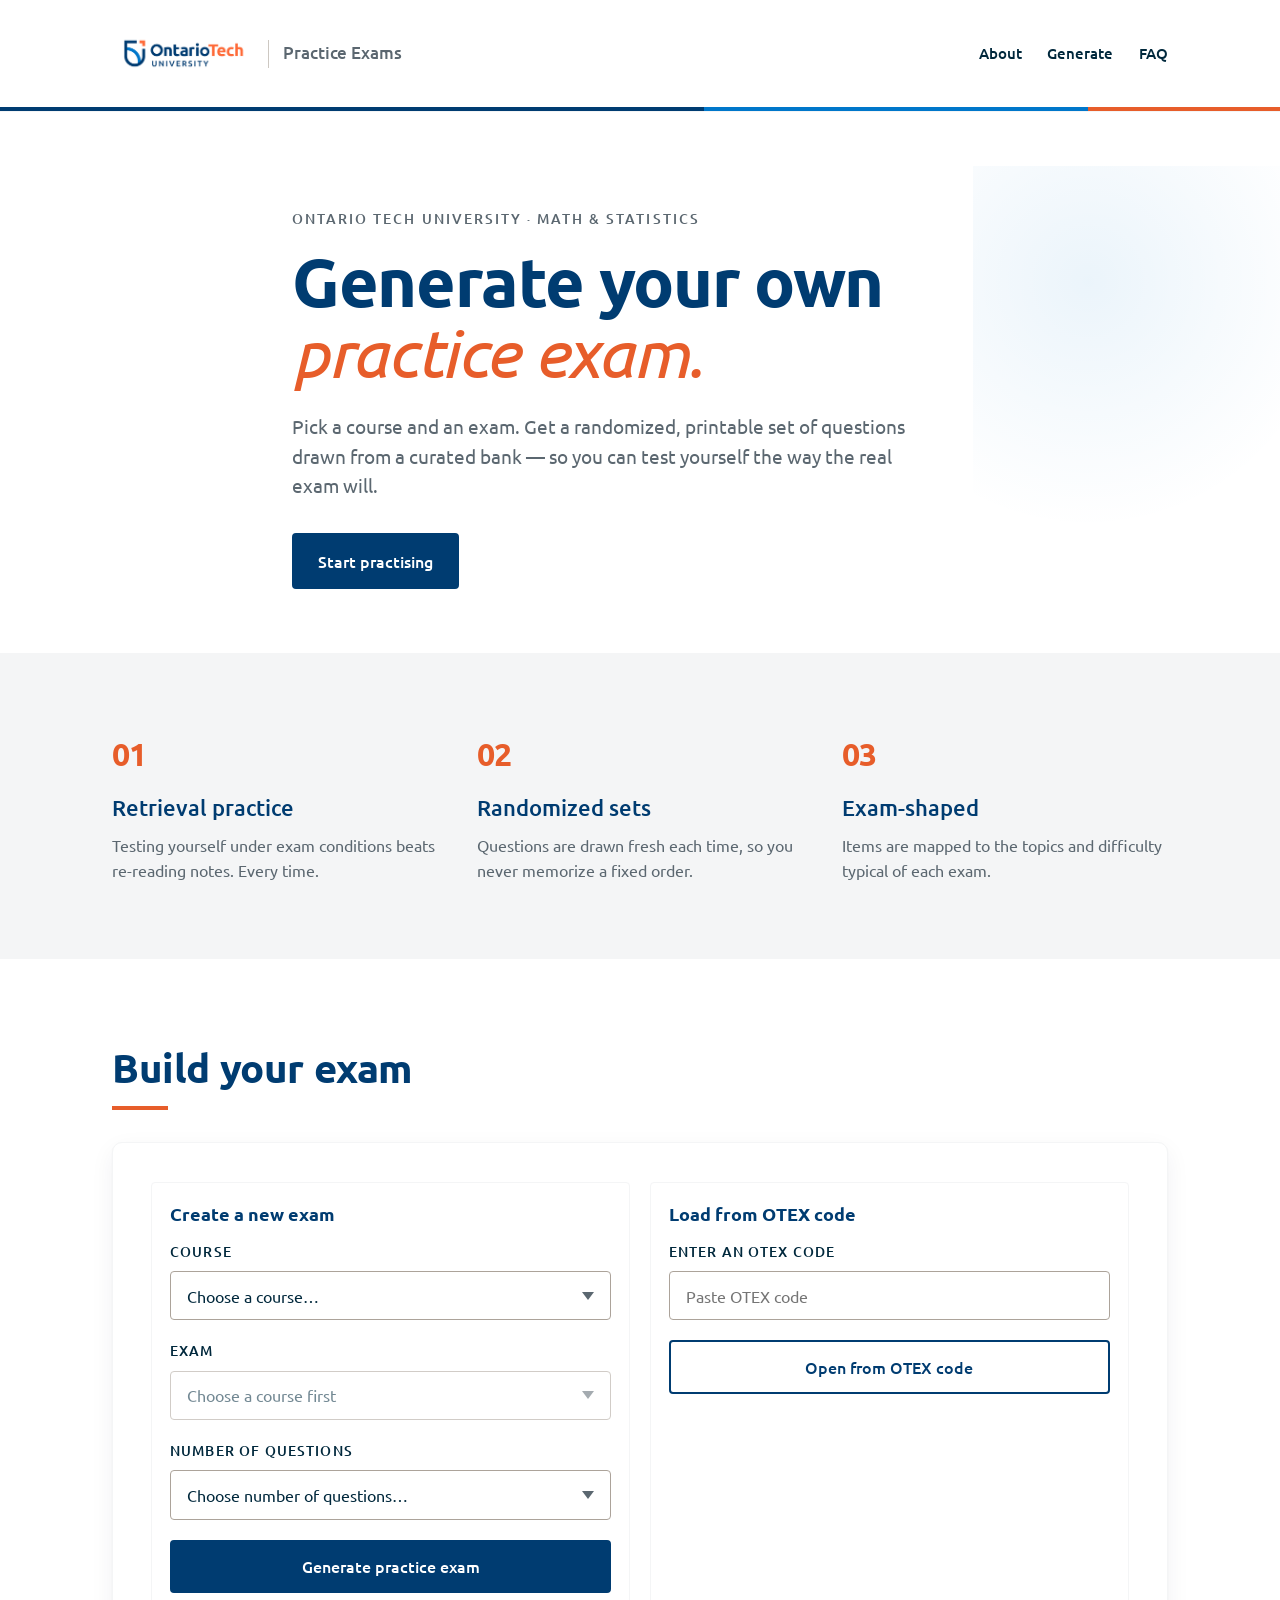
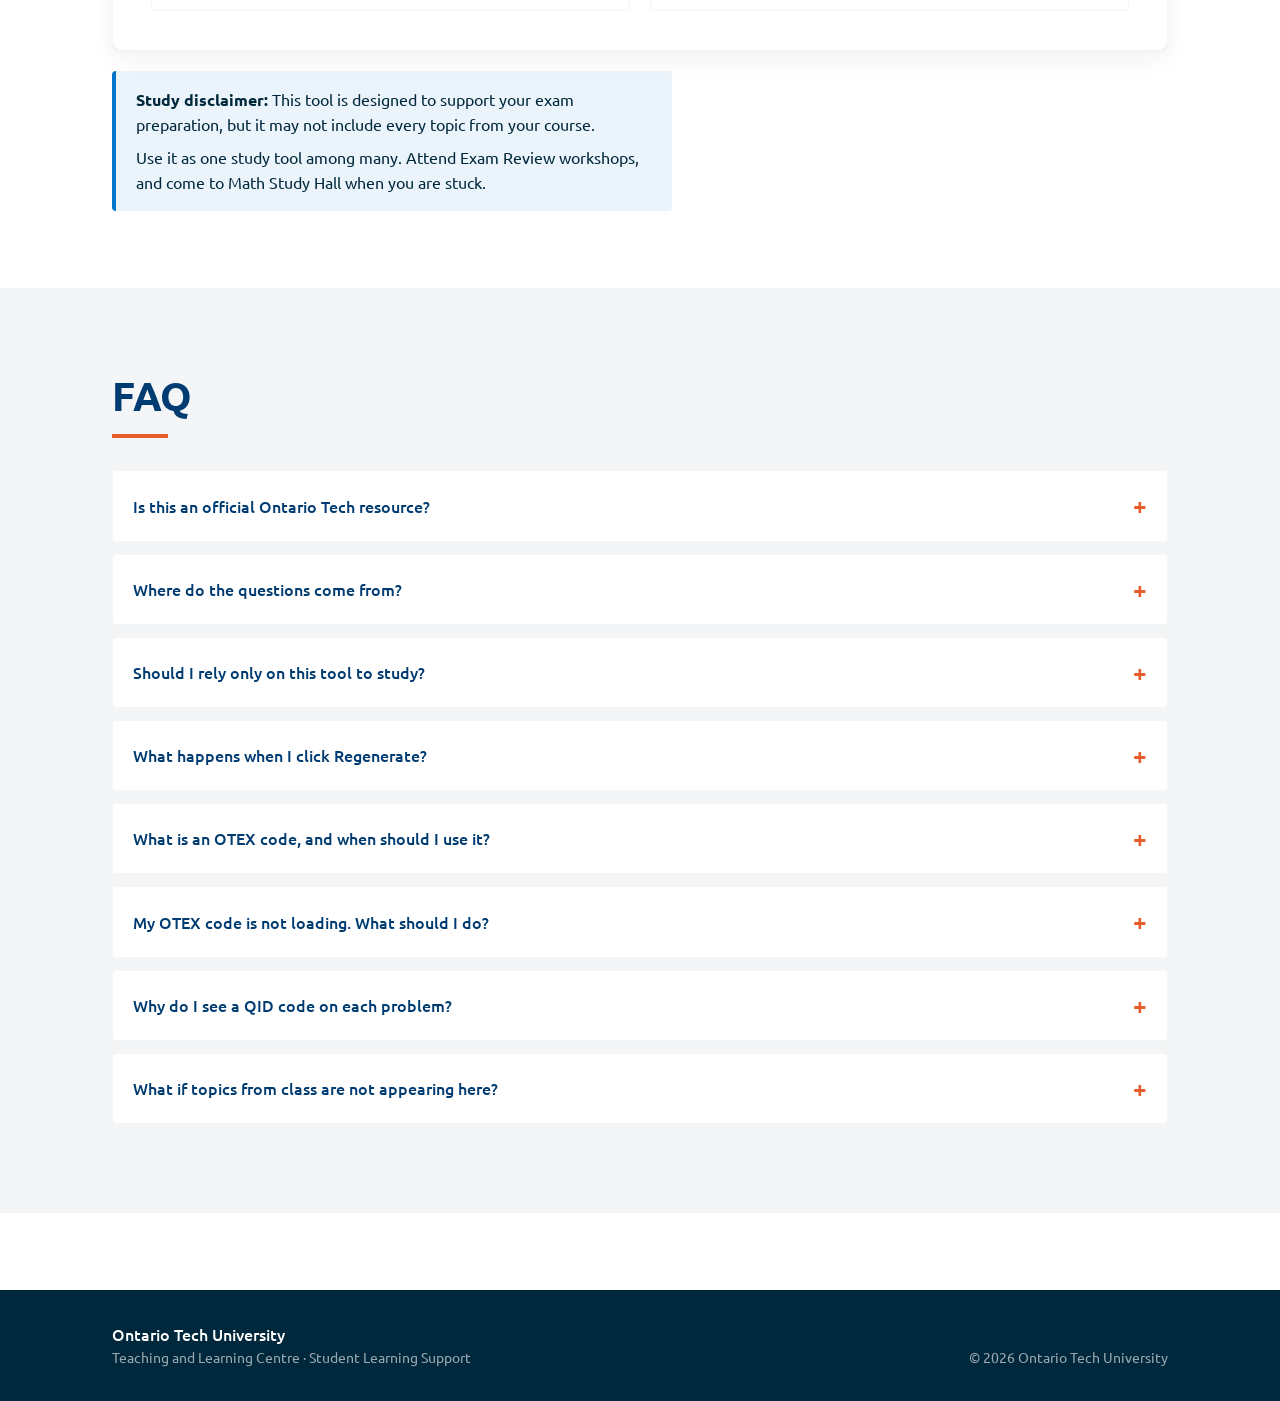
<file: index.html>
<!DOCTYPE html>
<html lang="en">
<head>
  <meta charset="UTF-8" />
  <meta name="viewport" content="width=device-width, initial-scale=1.0" />
  <title>Practice Exam Generator</title>
  <meta name="description" content="Generate randomized practice exams for university math and statistics courses." />

  <!-- Ubuntu (primary brand font) -->
  <link rel="preconnect" href="https://fonts.googleapis.com" />
  <link rel="preconnect" href="https://fonts.gstatic.com" crossorigin />
  <link href="https://fonts.googleapis.com/css2?family=Ubuntu:ital,wght@0,300;0,400;0,500;0,700;1,400;1,500&display=swap" rel="stylesheet" />

  <link rel="stylesheet" href="css/styles.css" />
  <link rel="icon" type="image/svg+xml" href="assets/favicon.jpeg" />
  <link rel="alternate icon" href="assets/favicon.ico" />
</head>
<body>
  <header class="site-header">
    <div class="container header-inner">
      <a href="index.html" class="brand" aria-label="Ontario Tech University — Practice Exams home">
        <img src="assets/ontario-tech-logo.jpeg" alt="Ontario Tech University" class="brand-logo" />
        <span class="brand-divider" aria-hidden="true"></span>
        <span class="brand-product">Practice Exams</span>
      </a>
      <nav class="site-nav" aria-label="Primary">
        <a href="#about">About</a>
        <a href="#generate">Generate</a>
        <a href="#faq">FAQ</a>
      </nav>
    </div>
    <div class="header-accent" aria-hidden="true"></div>
  </header>

  <main>
    <section class="hero">
      <div class="container hero-inner">
        <p class="eyebrow">Ontario Tech University · Math &amp; Statistics</p>
        <h1 class="hero-title">
          Generate your own<br />
          <span class="hero-title-accent">practice exam.</span>
        </h1>
        <p class="hero-sub">
          Pick a course and an exam. Get a randomized, printable set of questions
          drawn from a curated bank — so you can test yourself the way the real
          exam will.
        </p>
        <a href="#generate" class="btn btn-primary">Start practising</a>
      </div>
    </section>

    <section id="about" class="about">
      <div class="container about-grid">
        <div class="about-item">
          <div class="about-num">01</div>
          <h3>Retrieval practice</h3>
          <p>Testing yourself under exam conditions beats re-reading notes. Every time.</p>
        </div>
        <div class="about-item">
          <div class="about-num">02</div>
          <h3>Randomized sets</h3>
          <p>Questions are drawn fresh each time, so you never memorize a fixed order.</p>
        </div>
        <div class="about-item">
          <div class="about-num">03</div>
          <h3>Exam-shaped</h3>
          <p>Items are mapped to the topics and difficulty typical of each exam.</p>
        </div>
      </div>
    </section>

    <section id="generate" class="generator">
      <div class="container">
        <h2 class="section-title">Build your exam</h2>
        <form id="exam-form" class="exam-form split-panes" novalidate autocomplete="off">
          <section class="exam-pane">
            <h3 class="pane-title">Create a new exam</h3>
            <div class="form-row">
              <label for="course-select">Course</label>
              <select id="course-select" name="course" required autocomplete="off">
                <option value="" disabled selected>Choose a course…</option>
              </select>
            </div>

            <div class="form-row">
              <label for="exam-select">Exam</label>
              <select id="exam-select" name="exam" required disabled autocomplete="off">
                <option value="" disabled selected>Choose a course first</option>
              </select>
            </div>

            <div class="form-row">
              <label for="count-select">Number of questions</label>
              <select id="count-select" name="count" required autocomplete="off">
                <option value="" disabled selected>Choose number of questions…</option>
                <option value="5">5 questions</option>
                <option value="8">8 questions</option>
                <option value="10">10 questions</option>
                <option value="15">15 questions</option>
                <option value="20">20 questions</option>
              </select>
            </div>

            <button type="submit" class="btn btn-primary btn-full">Generate practice exam</button>
          </section>

          <section class="exam-pane">
            <h3 class="pane-title">Load from OTEX code</h3>
            <div class="form-row">
              <label for="retrieval-code-input">Enter an OTEX code</label>
              <input
                id="retrieval-code-input"
                name="retrieval-code"
                type="text"
                autocomplete="off"
                placeholder="Paste OTEX code"
              />
            </div>

            <button type="button" id="retrieve-code-btn" class="btn btn-secondary btn-full">Open from OTEX code</button>
          </section>
          <p id="form-error" class="form-error pane-error" role="alert" hidden></p>
        </form>
        <div class="study-disclaimer" role="note" aria-label="Study disclaimer">
          <p><strong>Study disclaimer:</strong> This tool is designed to support your exam preparation, but it may not include every topic from your course.</p>
          <p>Use it as one study tool among many. Attend Exam Review workshops, and come to Math Study Hall when you are stuck.</p>
        </div>
      </div>
    </section>

    <section id="faq" class="faq">
      <div class="container">
        <h2 class="section-title">FAQ</h2>
        <details class="faq-item">
          <summary>Is this an official Ontario Tech resource?</summary>
          <p>Yes. Practice Exams is a study tool offered through the Teaching and Learning Centre's Student Learning Support team, developed to help students in math and statistics courses.</p>
        </details>
        <details class="faq-item">
          <summary>Where do the questions come from?</summary>
          <p>From a curated bank of original practice questions written to mirror the style and difficulty of typical course exams. Every attempt pulls a random selection.</p>
        </details>
        <details class="faq-item">
          <summary>Should I rely only on this tool to study?</summary>
          <p>No. This practice generator may not encompass all topics in your course. Use it as one part of your study plan, attend Exam Review workshops, and visit Math Study Hall for support when you are stuck.</p>
        </details>
        <details class="faq-item">
          <summary>What happens when I click Regenerate?</summary>
          <p>Regenerate builds a new random set of questions for the same course, exam, and question count. If you want to keep your current set, copy and save its OTEX code first.</p>
        </details>
        <details class="faq-item">
          <summary>What is an OTEX code, and when should I use it?</summary>
          <p>An OTEX code recreates one exact practice set. OTEX codes begin with <code>OTEX-</code>. Use it to reopen your own set later or share the same set with classmates for group study.</p>
        </details>
        <details class="faq-item">
          <summary>My OTEX code is not loading. What should I do?</summary>
          <p>Make sure you copied the full code (including the <code>OTEX-</code> prefix) and did not remove characters. You can paste either the OTEX code itself or the full exam link that contains <code>?code=...</code>.</p>
        </details>
        <details class="faq-item">
          <summary>Why do I see a QID code on each problem?</summary>
          <p>Each question shows a QID code (for example, <code>QID-M2-014</code>). QID codes are lookup keys that help instructors and support staff map each question to solution banks and references. Students can ignore them if not needed.</p>
        </details>
        <details class="faq-item">
          <summary>What if topics from class are not appearing here?</summary>
          <p>This bank may not cover every lecture topic. Keep using your course notes, assignments, textbook questions, Exam Review workshops, and Math Study Hall for full coverage.</p>
        </details>
      </div>
    </section>
  </main>

  <footer class="site-footer">
    <div class="container footer-inner">
      <div>
        <p class="footer-title">Ontario Tech University</p>
        <p class="footer-meta">Teaching and Learning Centre · Student Learning Support</p>
      </div>
      <p class="footer-copy">© <span id="year"></span> Ontario Tech University</p>
    </div>
  </footer>

  <script src="js/questions.js"></script>
  <script src="js/main.js"></script>
</body>
</html>
</file>
<file: css/styles.css>
/* =========================================================
   Practice Exams — Stylesheet
   Brand-aligned with Ontario Tech palette and Ubuntu type.
   This project is unaffiliated with Ontario Tech University;
   we use the aesthetic but not the official logo or wordmark.
   ========================================================= */

:root {
  /* Primary palette (per Ontario Tech brand guidelines) */
  --future-blue:    #003C71;
  --simcoe-blue:    #0077CA;
  --tech-tangerine: #E75D2A;

  /* Neutral palette */
  --spirit-navy: #00283C;
  --dark-grey:   #5B6770;
  --warm-grey:   #ACA39A;
  --light-grey:  #F4F5F6;
  --white:       #FFFFFF;

  /* Type system */
  --font-sans: "Ubuntu", "Franklin Gothic", "Arial", -apple-system, BlinkMacSystemFont, sans-serif;

  /* Spacing + rhythm */
  --radius: 4px;
  --radius-lg: 10px;
  --max-width: 1120px;
  --section-y: clamp(3rem, 6vw, 6rem);

  /* Motion */
  --ease: cubic-bezier(0.22, 1, 0.36, 1);
}

/* -------- Reset + base -------- */
*, *::before, *::after { box-sizing: border-box; }
html { scroll-behavior: smooth; }
body {
  margin: 0;
  font-family: var(--font-sans);
  font-weight: 400;
  color: var(--spirit-navy);
  background: var(--white);
  line-height: 1.55;
  -webkit-font-smoothing: antialiased;
  text-rendering: optimizeLegibility;
}

img { max-width: 100%; display: block; }
a { color: var(--simcoe-blue); text-decoration: none; transition: color 160ms var(--ease); }
a:hover { color: var(--future-blue); }
a:focus-visible, button:focus-visible, select:focus-visible, summary:focus-visible {
  outline: 3px solid var(--simcoe-blue);
  outline-offset: 3px;
  border-radius: var(--radius);
}

.container {
  width: 100%;
  max-width: var(--max-width);
  margin: 0 auto;
  padding: 0 clamp(1rem, 3vw, 2rem);
}

/* -------- Header -------- */
.site-header {
  position: sticky;
  top: 0;
  z-index: 10;
  background: var(--white);
  border-bottom: 1px solid var(--light-grey);
}
.header-inner {
  display: flex;
  align-items: center;
  justify-content: space-between;
  padding: 1rem clamp(1rem, 3vw, 2rem);
  max-width: var(--max-width);
  margin: 0 auto;
}
.header-accent {
  height: 4px;
  background: linear-gradient(
    to right,
    var(--future-blue) 0%,
    var(--future-blue) 55%,
    var(--simcoe-blue) 55%,
    var(--simcoe-blue) 85%,
    var(--tech-tangerine) 85%,
    var(--tech-tangerine) 100%
  );
}
.site-header-compact { position: static; }

/* Brand lockup — official Ontario Tech logo + product name */
.brand {
  display: inline-flex;
  align-items: center;
  gap: 0.85rem;
  color: var(--future-blue);
  font-weight: 500;
}
.brand:hover { color: var(--future-blue); }
.brand-logo {
  display: block;
  height: 75px;
  width: auto;
  /* Preserves the 150px minimum digital size per brand guidelines */
}
.brand-divider {
  width: 1px;
  height: 28px;
  background: var(--warm-grey);
  opacity: 0.6;
}
.brand-product {
  font-size: 1.05rem;
  color: var(--dark-grey);
  letter-spacing: -0.005em;
}

.site-nav {
  display: flex;
  gap: clamp(1rem, 2vw, 2rem);
  font-size: 0.95rem;
  font-weight: 500;
}
.site-nav a { color: var(--spirit-navy); }
.site-nav a:hover { color: var(--simcoe-blue); }

/* -------- Buttons -------- */
.btn {
  display: inline-flex;
  align-items: center;
  justify-content: center;
  gap: 0.5rem;
  padding: 0.85rem 1.5rem;
  font-family: inherit;
  font-size: 1rem;
  font-weight: 500;
  border: 2px solid transparent;
  border-radius: var(--radius);
  cursor: pointer;
  transition: transform 160ms var(--ease), background 160ms var(--ease), color 160ms var(--ease), border-color 160ms var(--ease);
  text-decoration: none;
}
.btn-primary {
  background: var(--future-blue);
  color: var(--white);
  border-color: var(--future-blue);
}
.btn-primary:hover {
  background: var(--simcoe-blue);
  border-color: var(--simcoe-blue);
  color: var(--white);
  transform: translateY(-1px);
}
.btn-secondary {
  background: transparent;
  color: var(--future-blue);
  border-color: var(--future-blue);
}
.btn-secondary:hover {
  background: var(--future-blue);
  color: var(--white);
}
.btn-full { width: 100%; }

/* -------- Hero -------- */
.hero {
  padding: clamp(3rem, 8vw, 6rem) 0 clamp(2rem, 5vw, 4rem);
  position: relative;
  overflow: hidden;
}
.hero::before {
  content: "";
  position: absolute;
  top: 10%;
  right: -6vw;
  width: 30vw;
  height: 30vw;
  max-width: 420px;
  max-height: 420px;
  background: radial-gradient(circle at 30% 30%, rgba(0, 119, 202, 0.08), transparent 65%);
  pointer-events: none;
}
.hero-inner { position: relative; z-index: 1; max-width: 760px; }
.eyebrow {
  font-size: 0.85rem;
  text-transform: uppercase;
  letter-spacing: 0.15em;
  color: var(--dark-grey);
  font-weight: 500;
  margin: 0 0 1rem;
}
.hero-title {
  font-size: clamp(2.25rem, 6vw, 4.25rem);
  line-height: 1.05;
  letter-spacing: -0.02em;
  color: var(--future-blue);
  margin: 0 0 1.5rem;
  font-weight: 700;
  animation: rise 700ms var(--ease) both;
}
.hero-title-accent {
  color: var(--tech-tangerine);
  font-style: italic;
  font-weight: 500;
}
.hero-sub {
  font-size: clamp(1.05rem, 1.8vw, 1.2rem);
  color: var(--dark-grey);
  max-width: 620px;
  margin: 0 0 2rem;
  animation: rise 700ms var(--ease) 120ms both;
}
.hero .btn { animation: rise 700ms var(--ease) 240ms both; }

@keyframes rise {
  from { opacity: 0; transform: translateY(12px); }
  to   { opacity: 1; transform: translateY(0); }
}

/* -------- About -------- */
.about { padding: var(--section-y) 0; background: var(--light-grey); }
.about-grid {
  display: grid;
  grid-template-columns: repeat(auto-fit, minmax(240px, 1fr));
  gap: clamp(1.5rem, 3vw, 3rem);
}
.about-item h3 {
  font-size: 1.35rem;
  color: var(--future-blue);
  margin: 0.75rem 0 0.5rem;
  font-weight: 500;
}
.about-item p { margin: 0; color: var(--dark-grey); }
.about-num {
  font-size: 2rem;
  font-weight: 700;
  color: var(--tech-tangerine);
  letter-spacing: -0.02em;
  /* Tech Tangerine accessibility: min 24px when on white */
}

/* -------- Section title -------- */
.section-title {
  font-size: clamp(1.75rem, 4vw, 2.5rem);
  color: var(--future-blue);
  letter-spacing: -0.01em;
  margin: 0 0 2rem;
  font-weight: 700;
  position: relative;
  padding-bottom: 0.75rem;
}
.section-title::after {
  content: "";
  position: absolute;
  left: 0;
  bottom: 0;
  width: 56px;
  height: 4px;
  background: var(--tech-tangerine);
}

/* -------- Generator form -------- */
.generator { padding: var(--section-y) 0; }
.exam-form {
  max-width: 560px;
  background: var(--white);
  padding: clamp(1.5rem, 3vw, 2.5rem);
  border: 1px solid var(--light-grey);
  border-radius: var(--radius-lg);
  box-shadow: 0 1px 2px rgba(0, 40, 60, 0.04), 0 8px 24px rgba(0, 40, 60, 0.06);
}
.exam-form.split-panes {
  max-width: 100%;
  display: grid;
  grid-template-columns: repeat(2, minmax(260px, 1fr));
  gap: 1.25rem;
}
.exam-pane {
  border: 1px solid var(--light-grey);
  border-radius: var(--radius);
  padding: 1.1rem;
}
.pane-title {
  margin: 0 0 0.85rem;
  color: var(--future-blue);
  font-size: 1.1rem;
}
.pane-error {
  grid-column: 1 / -1;
  margin-top: 0;
}
.form-row { margin-bottom: 1.25rem; }
.form-row label {
  display: block;
  font-size: 0.9rem;
  font-weight: 500;
  color: var(--spirit-navy);
  margin-bottom: 0.5rem;
  text-transform: uppercase;
  letter-spacing: 0.08em;
}
.form-row select {
  width: 100%;
  padding: 0.85rem 1rem;
  font-family: inherit;
  font-size: 1rem;
  color: var(--spirit-navy);
  background: var(--white);
  border: 1.5px solid var(--warm-grey);
  border-radius: var(--radius);
  cursor: pointer;
  transition: border-color 160ms var(--ease);
  appearance: none;
  background-image: url("data:image/svg+xml;utf8,<svg xmlns='http://www.w3.org/2000/svg' width='12' height='8' viewBox='0 0 12 8'><path fill='%235B6770' d='M6 8L0 0h12z'/></svg>");
  background-repeat: no-repeat;
  background-position: right 1rem center;
  padding-right: 2.5rem;
}
.form-row input[type="text"] {
  width: 100%;
  padding: 0.85rem 1rem;
  font-family: inherit;
  font-size: 1rem;
  color: var(--spirit-navy);
  background: var(--white);
  border: 1.5px solid var(--warm-grey);
  border-radius: var(--radius);
  transition: border-color 160ms var(--ease);
}
.form-row select:hover:not(:disabled) { border-color: var(--simcoe-blue); }
.form-row input[type="text"]:hover { border-color: var(--simcoe-blue); }
.form-row select:disabled { opacity: 0.55; cursor: not-allowed; }
.form-error {
  margin: 1rem 0 0;
  padding: 0.75rem 1rem;
  background: #fdecea;
  color: #8a1f1f;
  border-radius: var(--radius);
  font-size: 0.95rem;
}
.study-disclaimer {
  max-width: 560px;
  margin-top: 1.25rem;
  padding: 1rem 1.25rem;
  border-left: 4px solid var(--simcoe-blue);
  background: rgba(0, 119, 202, 0.08);
  border-radius: var(--radius);
}
.study-disclaimer p {
  margin: 0;
  color: var(--spirit-navy);
}
.study-disclaimer p + p { margin-top: 0.5rem; }

/* -------- FAQ -------- */
.faq { padding: var(--section-y) 0; background: var(--light-grey); }
.faq-item {
  background: var(--white);
  border: 1px solid var(--light-grey);
  border-radius: var(--radius);
  margin-bottom: 0.75rem;
  padding: 0 1.25rem;
}
.faq-item summary {
  padding: 1rem 0;
  cursor: pointer;
  font-weight: 500;
  color: var(--future-blue);
  list-style: none;
  display: flex;
  justify-content: space-between;
  align-items: center;
}
.faq-item summary::after {
  content: "+";
  font-size: 1.5rem;
  color: var(--tech-tangerine);
  transition: transform 160ms var(--ease);
}
.faq-item[open] summary::after { transform: rotate(45deg); }
.faq-item summary::-webkit-details-marker { display: none; }
.faq-item p { margin: 0 0 1rem; color: var(--dark-grey); }
.faq-item code {
  background: var(--light-grey);
  padding: 0.15em 0.4em;
  border-radius: 3px;
  font-size: 0.9em;
}

/* -------- Footer -------- */
.site-footer {
  background: var(--spirit-navy);
  color: rgba(255,255,255,0.8);
  padding: 2rem 0;
  margin-top: var(--section-y);
}
.footer-inner {
  display: flex;
  justify-content: space-between;
  flex-wrap: wrap;
  gap: 1rem;
  font-size: 0.9rem;
  align-items: flex-end;
}
.footer-title { color: var(--white); font-weight: 500; margin: 0 0 0.25rem; font-size: 1rem; }
.footer-meta { color: rgba(255,255,255,0.6); margin: 0; }
.footer-copy { color: rgba(255,255,255,0.6); margin: 0; }
.site-footer p { margin: 0; }

/* -------- Exam page -------- */
.exam-body { background: var(--light-grey); }
.exam-main { padding: clamp(2rem, 5vw, 4rem) 0; }
.exam-toolbar {
  display: flex;
  justify-content: space-between;
  align-items: flex-end;
  flex-wrap: wrap;
  gap: 1.5rem;
  margin-bottom: 2rem;
  padding-bottom: 1.5rem;
  border-bottom: 2px solid var(--future-blue);
}
.exam-title {
  font-size: clamp(1.75rem, 4vw, 2.5rem);
  color: var(--future-blue);
  margin: 0.25rem 0 0.25rem;
  letter-spacing: -0.01em;
}
.exam-meta { margin: 0; color: var(--dark-grey); font-size: 0.95rem; }
.exam-actions { display: flex; gap: 0.75rem; flex-wrap: wrap; }
.exam-questions {
  list-style: none;
  counter-reset: question;
  padding: 0;
  margin: 0;
}
.exam-questions li {
  background: var(--white);
  border-radius: var(--radius-lg);
  padding: 1.75rem clamp(1rem, 3vw, 2rem);
  margin-bottom: 1rem;
  counter-increment: question;
  box-shadow: 0 1px 2px rgba(0, 40, 60, 0.04);
  border-left: 4px solid var(--tech-tangerine);
}
.exam-questions li::before {
  content: "Question " counter(question);
  display: block;
  font-size: 0.8rem;
  text-transform: uppercase;
  letter-spacing: 0.12em;
  color: var(--dark-grey);
  font-weight: 500;
  margin-bottom: 0.75rem;
}
.question-id {
  display: inline-block;
  margin-bottom: 0.6rem;
  padding: 0.15rem 0.5rem;
  border-radius: 3px;
  background: var(--light-grey);
  color: var(--spirit-navy);
  font-size: 0.78rem;
  font-weight: 500;
  letter-spacing: 0.06em;
  text-transform: uppercase;
}
.question-topic {
  display: inline-block;
  font-size: 0.75rem;
  text-transform: uppercase;
  letter-spacing: 0.08em;
  color: var(--simcoe-blue);
  background: rgba(0, 119, 202, 0.08);
  padding: 0.2rem 0.6rem;
  border-radius: 3px;
  margin-bottom: 0.75rem;
}
.question-prompt { margin: 0; font-size: 1.05rem; line-height: 1.6; }
.question-workspace {
  margin-top: 1.5rem;
  border-top: 1px dashed var(--light-grey);
  padding-top: 1rem;
  min-height: 120px;
  color: var(--warm-grey);
  font-size: 0.85rem;
  font-style: italic;
}

.exam-error {
  background: var(--white);
  padding: 3rem 2rem;
  border-radius: var(--radius-lg);
  text-align: center;
}
.exam-error h2 { color: var(--future-blue); margin-top: 0; }

/* -------- Print styles -------- */
.print-only { display: none; }
@media print {
  .no-print { display: none !important; }
  .print-only { display: block; }
  body, .exam-body { background: var(--white); }
  .exam-main { padding: 0; }
  .exam-questions li {
    box-shadow: none;
    border: 1px solid var(--warm-grey);
    border-left: 4px solid var(--future-blue);
    page-break-inside: avoid;
    margin-bottom: 0.5rem;
  }
  .question-workspace { min-height: 200px; }
  #print-title { color: var(--future-blue); margin: 0 0 0.25rem; }
  #print-meta { margin: 0 0 1rem; color: var(--dark-grey); }
}

/* -------- Responsive tweaks -------- */
@media (max-width: 640px) {
  .site-nav { gap: 1rem; font-size: 0.9rem; }
  .brand-divider, .brand-product { display: none; }
  .brand-logo { height: 50px; }
  .exam-form.split-panes { grid-template-columns: 1fr; }
  .exam-toolbar { flex-direction: column; align-items: stretch; }
  .exam-actions { width: 100%; }
  .exam-actions .btn { flex: 1; }
}
</file>
